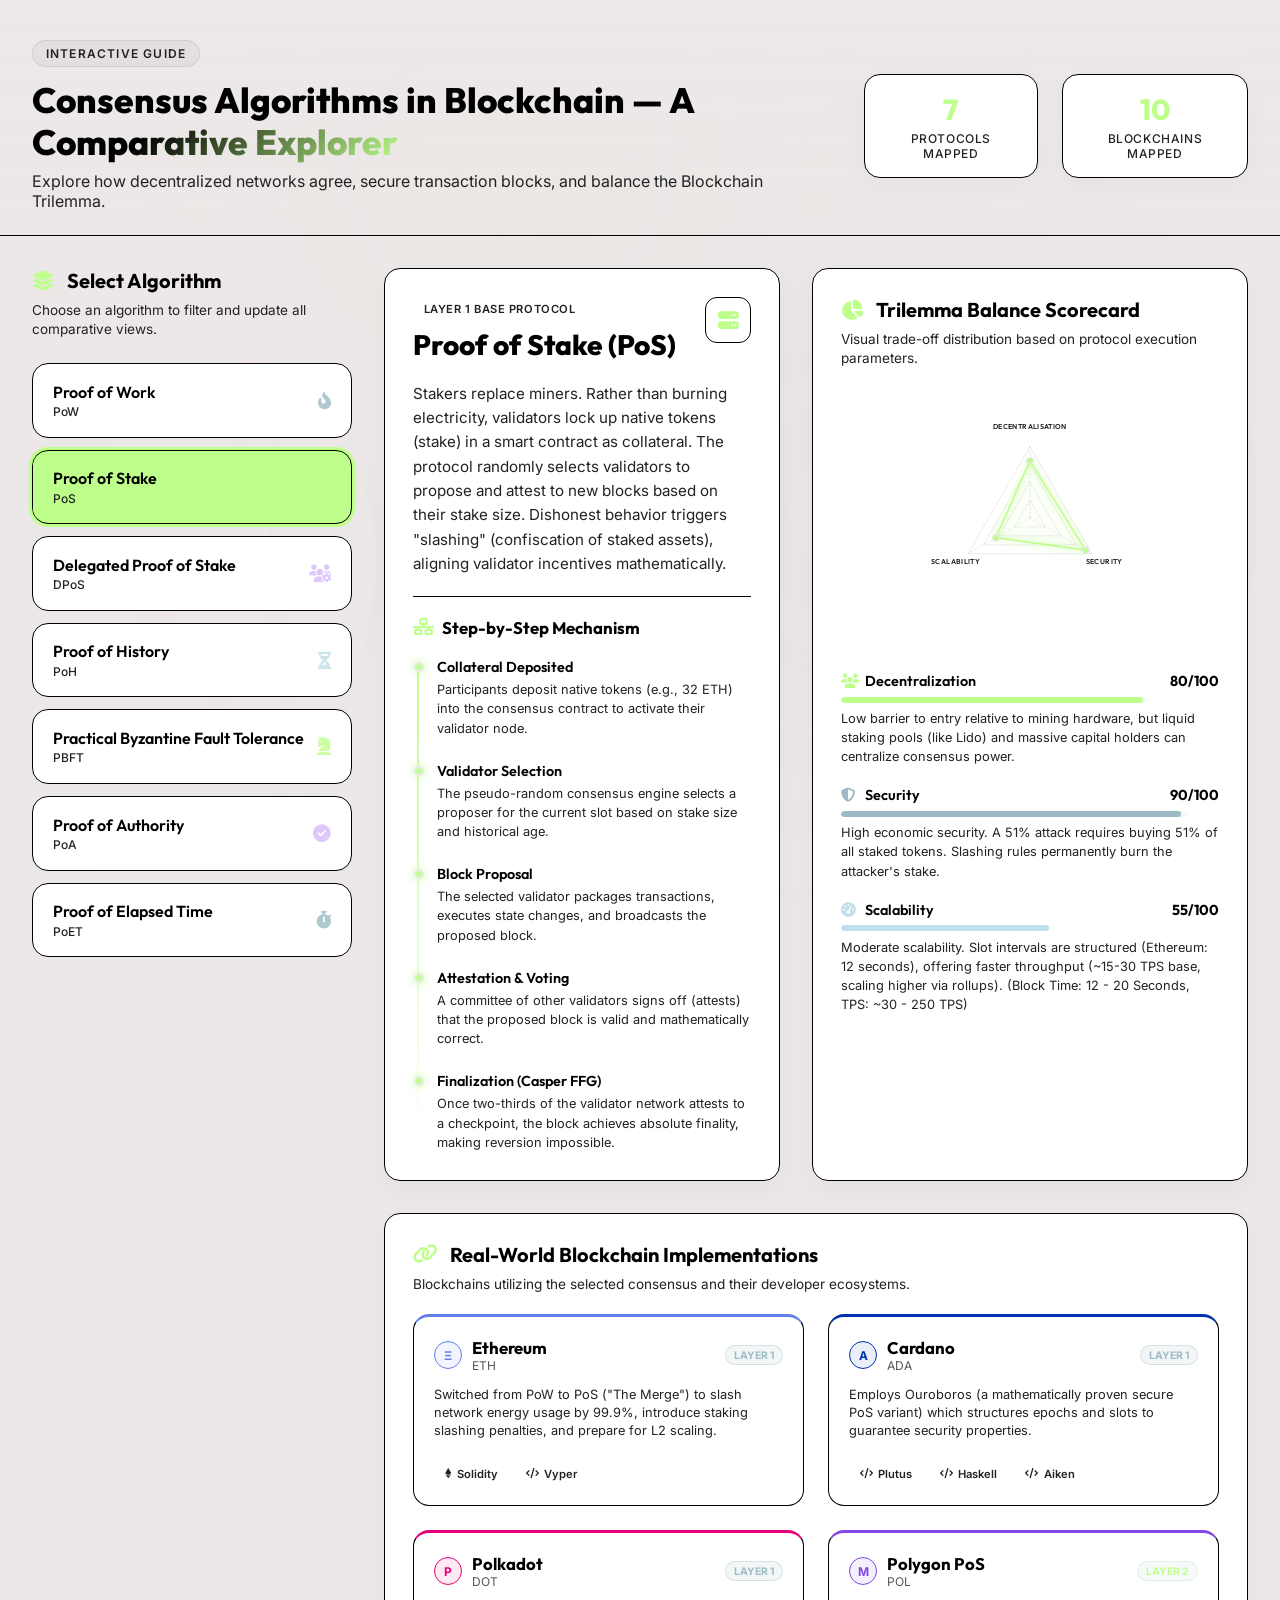
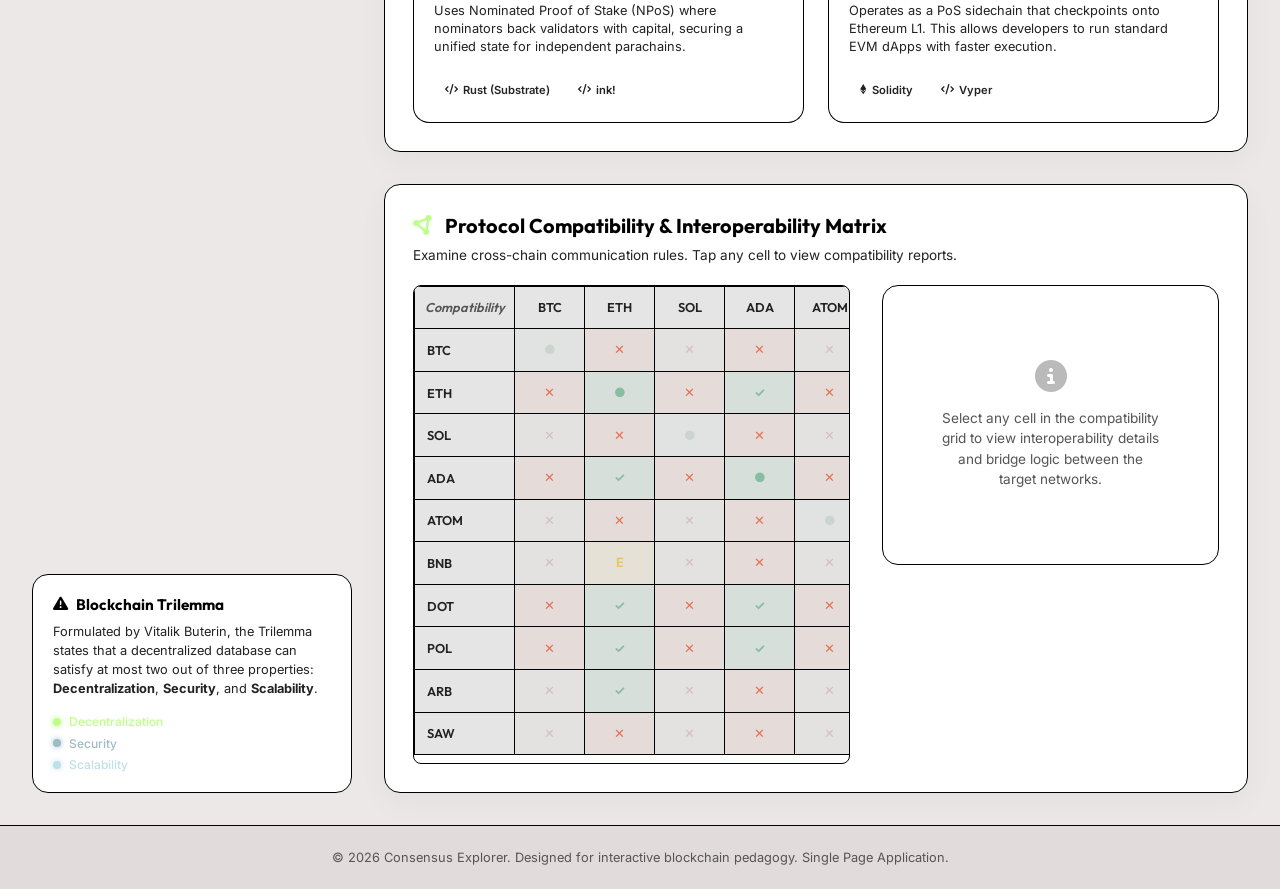
<file: index.html>
<!DOCTYPE html>
<html lang="en">
<head>
    <meta charset="UTF-8">
    <meta name="viewport" content="width=device-width, initial-scale=1.0">
    <title>Blockchain Consensus Algorithms — A Comparative Explorer</title>
    <meta name="description" content="An interactive single-page educational explorer comparing major blockchain consensus algorithms (PoW, PoS, DPoS, PoH, BFT, PoA) across layers, smart contracts, Trilemma ratings, and compatibility.">
    
    <!-- Google Fonts -->
    <link rel="preconnect" href="https://fonts.googleapis.com">
    <link rel="preconnect" href="https://fonts.gstatic.com" crossorigin>
    <link href="https://fonts.googleapis.com/css2?family=Inter:wght@300;400;500;600;700&family=Outfit:wght@400;500;600;700;800;900&display=swap" rel="stylesheet">
    
    <!-- FontAwesome for icons -->
    <link rel="stylesheet" href="https://cdnjs.cloudflare.com/ajax/libs/font-awesome/6.4.0/css/all.min.css">
    
    <link rel="stylesheet" href="styles.css">
</head>
<body>
    <div class="decorations">
        <div class="glow-orb orb-1"></div>
        <div class="glow-orb orb-2"></div>
        <div class="glow-orb orb-3"></div>
    </div>

    <header class="app-header">
        <div class="header-container">
            <div class="brand">
                <span class="badge-tag">Interactive Guide</span>
                <h1 id="app-title">Consensus Algorithms in Blockchain <span class="gradient-text">— A Comparative Explorer</span></h1>
                <p class="tagline">Explore how decentralized networks agree, secure transaction blocks, and balance the Blockchain Trilemma.</p>
            </div>
            <div class="header-stats">
                <div class="stat-card">
                    <span class="stat-num" id="stat-count-algos">6</span>
                    <span class="stat-label">Protocols Mapped</span>
                </div>
                <div class="stat-card">
                    <span class="stat-num" id="stat-count-chains">9</span>
                    <span class="stat-label">Blockchains Mapped</span>
                </div>
            </div>
        </div>
    </header>

    <main class="app-layout">
        <!-- Sidebar Navigation -->
        <aside class="sidebar-panel">
            <div class="card-header">
                <h2><i class="fa-solid fa-layer-group"></i> Select Algorithm</h2>
                <p>Choose an algorithm to filter and update all comparative views.</p>
            </div>
            <nav class="algorithm-nav" id="algo-nav-list">
                <!-- Navigation tabs dynamically injected by JS -->
            </nav>
            
            <div class="trilemma-intro-card">
                <h3><i class="fa-solid fa-triangle-exclamation"></i> Blockchain Trilemma</h3>
                <p>Formulated by Vitalik Buterin, the Trilemma states that a decentralized database can satisfy at most two out of three properties: <strong>Decentralization</strong>, <strong>Security</strong>, and <strong>Scalability</strong>.</p>
                <div class="trilemma-mini-indicators">
                    <span class="tri-ind dec"><span class="dot"></span> Decentralization</span>
                    <span class="tri-ind sec"><span class="dot"></span> Security</span>
                    <span class="tri-ind scal"><span class="dot"></span> Scalability</span>
                </div>
            </div>
        </aside>

        <!-- Main Comparative Workboard -->
        <div class="dashboard-content">
            
            <!-- Row 1: Overview & Trilemma Radar Chart -->
            <div class="grid-row-2">
                <!-- Algorithm Overview Card -->
                <section class="dashboard-card info-card" id="card-overview">
                    <div class="card-header-dynamic">
                        <div class="header-title-group">
                            <span class="algo-type-badge" id="algo-badge">Layer 1 Protocol</span>
                            <h2 id="algo-name">Proof of Stake (PoS)</h2>
                        </div>
                        <div class="algo-icon" id="algo-icon-wrapper">
                            <i class="fa-solid fa-server"></i>
                        </div>
                    </div>
                    <div class="card-body">
                        <p class="algo-description" id="algo-description">
                            Loading details...
                        </p>
                        
                        <div class="stepper-section">
                            <h3><i class="fa-solid fa-network-wired"></i> Step-by-Step Mechanism</h3>
                            <div class="stepper-container" id="algo-stepper">
                                <!-- Dynamic steps will be injected here -->
                            </div>
                        </div>
                    </div>
                </section>

                <!-- Trilemma Visual Scorecard & Radar Chart -->
                <section class="dashboard-card chart-card" id="card-trilemma">
                    <div class="card-header">
                        <h2><i class="fa-solid fa-chart-pie"></i> Trilemma Balance Scorecard</h2>
                        <p>Visual trade-off distribution based on protocol execution parameters.</p>
                    </div>
                    <div class="card-body trilemma-body">
                        <div class="chart-container">
                            <!-- Custom Interactive SVG Radar Chart -->
                            <svg id="radar-chart" viewBox="0 0 400 400" width="100%" height="100%">
                                <!-- Radar circles, spokes, polygon & labels injected and updated dynamically -->
                            </svg>
                        </div>
                        <div class="scorecard-details">
                            <div class="score-row" id="score-dec">
                                <div class="score-header">
                                    <span class="score-label"><i class="fa-solid fa-users"></i> Decentralization</span>
                                    <span class="score-val" id="score-dec-val">0/100</span>
                                </div>
                                <div class="progress-bar-bg"><div class="progress-bar-fill fill-dec" style="width: 0%"></div></div>
                                <p class="score-desc" id="score-dec-desc">...</p>
                            </div>
                            <div class="score-row" id="score-sec">
                                <div class="score-header">
                                    <span class="score-label"><i class="fa-solid fa-shield-halved"></i> Security</span>
                                    <span class="score-val" id="score-sec-val">0/100</span>
                                </div>
                                <div class="progress-bar-bg"><div class="progress-bar-fill fill-sec" style="width: 0%"></div></div>
                                <p class="score-desc" id="score-sec-desc">...</p>
                            </div>
                            <div class="score-row" id="score-scal">
                                <div class="score-header">
                                    <span class="score-label"><i class="fa-solid fa-gauge-high"></i> Scalability</span>
                                    <span class="score-val" id="score-scal-val">0/100</span>
                                </div>
                                <div class="progress-bar-bg"><div class="progress-bar-fill fill-scal" style="width: 0%"></div></div>
                                <p class="score-desc" id="score-scal-desc">...</p>
                            </div>
                        </div>
                    </div>
                </section>
            </div>

            <!-- Row 2: Mapping, Smart Contracts & Layer Classification -->
            <section class="dashboard-card mapping-card" id="card-mappings">
                <div class="card-header">
                    <h2><i class="fa-solid fa-link"></i> Real-World Blockchain Implementations</h2>
                    <p>Blockchains utilizing the selected consensus and their developer ecosystems.</p>
                </div>
                <div class="card-body">
                    <div class="mapping-grid" id="blockchain-mapping-list">
                        <!-- Dynamic blockchain items with smart contract language and layer info -->
                    </div>
                </div>
            </section>

            <!-- Row 3: Interactive Compatibility Heatmap -->
            <section class="dashboard-card matrix-card" id="card-matrix">
                <div class="card-header">
                    <h2><i class="fa-solid fa-circle-nodes"></i> Protocol Compatibility & Interoperability Matrix</h2>
                    <p>Examine cross-chain communication rules. Tap any cell to view compatibility reports.</p>
                </div>
                <div class="card-body matrix-layout">
                    <div class="matrix-scroll-wrapper">
                        <table class="compatibility-table" id="compatibility-matrix-table">
                            <!-- Dynamically generated 2D table -->
                        </table>
                    </div>
                    <div class="interop-details-panel" id="interop-details">
                        <div class="empty-state-text" id="interop-empty-state">
                            <i class="fa-solid fa-circle-info"></i>
                            <p>Select any cell in the compatibility grid to view interoperability details and bridge logic between the target networks.</p>
                        </div>
                        <div class="interop-content hidden" id="interop-content">
                            <div class="interop-title-row">
                                <span class="badge" id="interop-status-badge">Compatible</span>
                                <h3 id="interop-pair-title">Bitcoin &rarr; Ethereum</h3>
                            </div>
                            <div class="interop-summary">
                                <strong>Consensus Rule:</strong> <span id="interop-rules">PoW vs PoS</span>
                            </div>
                            <div class="interop-description">
                                <p id="interop-description-text">...</p>
                            </div>
                            <div class="interop-bridge-guide">
                                <h4><i class="fa-solid fa-bridge"></i> Bridging Technology</h4>
                                <p id="interop-bridge-text">...</p>
                            </div>
                        </div>
                    </div>
                </div>
            </section>
        </div>
    </main>

    <footer class="app-footer-bar">
        <p>&copy; 2026 Consensus Explorer. Designed for interactive blockchain pedagogy. Single Page Application.</p>
    </footer>

    <script src="app.js"></script>
</body>
</html>
</file>
<file: styles.css>
/* -------------------------------------------------------------
 * Consensus Algorithms in Blockchain — A Comparative Explorer
 * Design System and Styling (Vanilla CSS)
 * ------------------------------------------------------------- */

/* Google Fonts Import in HTML. Custom variables defined below: */
:root {
    --bg-dark: #ede8e8;
    --bg-card: #ffffff;
    --bg-card-hover: #f3eeee;
    --bg-sidebar: #ede8e8;
    
    --border-color: #000000;
    --border-color-glow: rgba(0, 0, 0, 0.15);
    
    --text-primary: #000000;
    --text-secondary: #222222;
    --text-muted: #555555;
    
    /* Mapped Consensus protocols to wembi.ai palette colors */
    --color-pow: #9dbbc5;     
    --color-pos: #beff8b;     
    --color-dpos: #d5bafb;    
    --color-poh: #c0dfe9;     
    --color-bft: #beff8b;     
    --color-poa: #d5bafb;     
    --color-poet: #9dbbc5;    
    
    --glow-pow: 0 0 0 3px #9dbbc5;
    --glow-pos: 0 0 0 3px #beff8b;
    --glow-dpos: 0 0 0 3px #d5bafb;
    --glow-poh: 0 0 0 3px #c0dfe9;
    --glow-bft: 0 0 0 3px #beff8b;
    --glow-poa: 0 0 0 3px #d5bafb;
    --glow-poet: 0 0 0 3px #9dbbc5;
    
    /* Default Active Theme (Dynamic fallback fallback in JS) */
    --theme-active: var(--color-pos);
    --theme-glow: var(--glow-pos);
    
    /* Fonts */
    --font-heading: 'Outfit', sans-serif;
    --font-body: 'Inter', sans-serif;
    
    /* Layout */
    --max-width: 1440px;
    --border-radius: 16px;
    --border-radius-sm: 8px;
    --transition-speed: 0.3s;
    --transition-curve: cubic-bezier(0.4, 0, 0.2, 1);
}

/* Base resets & box-sizing */
* {
    margin: 0;
    padding: 0;
    box-sizing: border-box;
}

html {
    scroll-behavior: smooth;
    font-size: 16px;
}

body {
    background-color: var(--bg-dark);
    color: var(--text-primary);
    font-family: var(--font-body);
    min-height: 100vh;
    display: flex;
    flex-direction: column;
    overflow-x: hidden;
    position: relative;
}

/* Ambient glow orbs in background */
.decorations {
    position: fixed;
    top: 0;
    left: 0;
    width: 100%;
    height: 100%;
    pointer-events: none;
    z-index: -1;
    overflow: hidden;
}

.glow-orb {
    position: absolute;
    border-radius: 50%;
    filter: blur(140px);
    opacity: 0.08;
    mix-blend-mode: multiply;
    animation: float 25s infinite alternate ease-in-out;
}

.orb-1 {
    top: -10%;
    left: 20%;
    width: 500px;
    height: 500px;
    background: radial-gradient(circle, var(--color-pos) 0%, transparent 70%);
}

.orb-2 {
    bottom: 10%;
    right: 10%;
    width: 600px;
    height: 600px;
    background: radial-gradient(circle, var(--color-pow) 0%, transparent 70%);
    animation-delay: -5s;
}

.orb-3 {
    top: 40%;
    left: -10%;
    width: 400px;
    height: 400px;
    background: radial-gradient(circle, var(--color-poh) 0%, transparent 70%);
    animation-delay: -10s;
}

@keyframes float {
    0% { transform: translate(0, 0) scale(1); }
    100% { transform: translate(30px, 40px) scale(1.15); }
}

/* Header design */
.app-header {
    background: linear-gradient(180deg, rgba(237, 232, 232, 0.95) 0%, rgba(237, 232, 232, 0) 100%);
    padding: 2.5rem 2rem 1.5rem;
    border-bottom: 1px solid var(--border-color);
}

.header-container {
    max-width: var(--max-width);
    margin: 0 auto;
    display: flex;
    justify-content: space-between;
    align-items: center;
    gap: 2rem;
}

.brand {
    max-width: 800px;
}

.badge-tag {
    display: inline-block;
    background: rgba(0, 0, 0, 0.04);
    border: 1px solid rgba(0, 0, 0, 0.08);
    color: var(--text-secondary);
    font-size: 0.75rem;
    font-weight: 600;
    text-transform: uppercase;
    letter-spacing: 0.1em;
    padding: 0.3rem 0.8rem;
    border-radius: 100px;
    margin-bottom: 0.75rem;
}

.brand h1 {
    font-family: var(--font-heading);
    font-size: 2.2rem;
    font-weight: 800;
    line-height: 1.2;
    margin-bottom: 0.5rem;
}

.gradient-text {
    background: linear-gradient(135deg, #000000 40%, var(--theme-active) 100%);
    -webkit-background-clip: text;
    -webkit-text-fill-color: transparent;
    transition: background var(--transition-speed) var(--transition-curve);
}

.tagline {
    color: var(--text-secondary);
    font-size: 1rem;
    font-weight: 400;
}

.header-stats {
    display: flex;
    gap: 1.5rem;
}

.stat-card {
    background: var(--bg-card);
    backdrop-filter: blur(10px);
    border: 1px solid var(--border-color);
    padding: 1rem 1.5rem;
    border-radius: var(--border-radius);
    text-align: center;
    min-width: 140px;
    box-shadow: 0 4px 20px rgba(0, 0, 0, 0.03);
}

.stat-num {
    display: block;
    font-family: var(--font-heading);
    font-size: 1.8rem;
    font-weight: 800;
    color: var(--theme-active);
    transition: color var(--transition-speed) var(--transition-curve);
}

.stat-label {
    font-size: 0.75rem;
    color: var(--text-secondary);
    text-transform: uppercase;
    letter-spacing: 0.05em;
    font-weight: 500;
    margin-top: 0.25rem;
    display: block;
}

/* Layout structure */
.app-layout {
    flex: 1;
    max-width: var(--max-width);
    width: 100%;
    margin: 0 auto;
    padding: 2rem;
    display: grid;
    grid-template-columns: 320px 1fr;
    gap: 2rem;
}

/* Sidebar Styling */
.sidebar-panel {
    display: flex;
    flex-direction: column;
    gap: 1.5rem;
}

.card-header h2 {
    font-family: var(--font-heading);
    font-size: 1.25rem;
    font-weight: 700;
    color: var(--text-primary);
    display: flex;
    align-items: center;
    gap: 0.75rem;
    margin-bottom: 0.5rem;
}

.card-header h2 i {
    color: var(--theme-active);
    transition: color var(--transition-speed) var(--transition-curve);
}

.card-header p {
    font-size: 0.85rem;
    color: var(--text-secondary);
    line-height: 1.4;
}

.algorithm-nav {
    display: flex;
    flex-direction: column;
    gap: 0.75rem;
}

.nav-item {
    background: var(--bg-card);
    backdrop-filter: blur(10px);
    border: 1px solid var(--border-color);
    padding: 1.1rem 1.25rem;
    border-radius: var(--border-radius);
    cursor: pointer;
    display: flex;
    align-items: center;
    justify-content: space-between;
    transition: all var(--transition-speed) var(--transition-curve);
    position: relative;
    overflow: hidden;
}

.nav-item::before {
    content: '';
    position: absolute;
    left: 0;
    top: 0;
    height: 100%;
    width: 4px;
    background-color: transparent;
    transition: background-color var(--transition-speed);
}

.nav-item:hover {
    background: var(--bg-card-hover);
    border-color: rgba(177, 211, 185, 0.25);
    transform: translateX(4px);
}

.nav-item.active {
    background: var(--theme-active);
    border-color: var(--border-color);
    box-shadow: var(--theme-glow);
}

.nav-item.active::before {
    background-color: var(--item-color);
}

.nav-title-block {
    display: flex;
    flex-direction: column;
    gap: 0.15rem;
}

.nav-name {
    font-family: var(--font-heading);
    font-size: 1rem;
    font-weight: 600;
    color: var(--text-primary);
}

.nav-short {
    font-size: 0.75rem;
    color: var(--text-secondary);
    font-weight: 500;
}

.nav-icon {
    font-size: 1.1rem;
    color: var(--item-color);
    opacity: 0.8;
}

/* Specific theme assignments for individual tabs (set dynamically or statically via inline variables) */
.nav-item-pow { --item-color: var(--color-pow); --border-glow-color: var(--border-color-glow); --shadow-glow: var(--glow-pow); }
.nav-item-pos { --item-color: var(--color-pos); --border-glow-color: rgba(168, 85, 247, 0.3); --shadow-glow: var(--glow-pos); }
.nav-item-dpos { --item-color: var(--color-dpos); --border-glow-color: rgba(59, 130, 246, 0.3); --shadow-glow: var(--glow-dpos); }
.nav-item-poh { --item-color: var(--color-poh); --border-glow-color: rgba(16, 185, 129, 0.3); --shadow-glow: var(--glow-poh); }
.nav-item-bft { --item-color: var(--color-bft); --border-glow-color: rgba(249, 115, 22, 0.3); --shadow-glow: var(--glow-bft); }
.nav-item-poa { --item-color: var(--color-poa); --border-glow-color: rgba(245, 158, 11, 0.3); --shadow-glow: var(--glow-poa); }
.nav-item-poet { --item-color: var(--color-poet); --border-glow-color: rgba(6, 214, 160, 0.3); --shadow-glow: var(--glow-poet); }

.trilemma-intro-card {
    background: var(--bg-card);
    backdrop-filter: blur(10px);
    border: 1px solid var(--border-color);
    padding: 1.25rem;
    border-radius: var(--border-radius);
    margin-top: auto;
}

.trilemma-intro-card h3 {
    font-family: var(--font-heading);
    font-size: 0.95rem;
    font-weight: 700;
    margin-bottom: 0.5rem;
    display: flex;
    align-items: center;
    gap: 0.5rem;
}

.trilemma-intro-card p {
    font-size: 0.8rem;
    color: var(--text-secondary);
    line-height: 1.5;
    margin-bottom: 1rem;
}

.trilemma-mini-indicators {
    display: flex;
    flex-direction: column;
    gap: 0.4rem;
}

.tri-ind {
    font-size: 0.75rem;
    font-weight: 500;
    display: flex;
    align-items: center;
    gap: 0.5rem;
}

.tri-ind .dot {
    width: 8px;
    height: 8px;
    border-radius: 50%;
}

.tri-ind.dec { color: var(--color-pos); }
.tri-ind.dec .dot { background-color: var(--color-pos); box-shadow: 0 0 6px var(--color-pos); }
.tri-ind.sec { color: var(--color-pow); }
.tri-ind.sec .dot { background-color: var(--color-pow); box-shadow: 0 0 6px var(--color-pow); }
.tri-ind.scal { color: var(--color-poh); }
.tri-ind.scal .dot { background-color: var(--color-poh); box-shadow: 0 0 6px var(--color-poh); }

/* Dashboard core layout */
.dashboard-content {
    display: flex;
    flex-direction: column;
    gap: 2rem;
}

.grid-row-2 {
    display: grid;
    grid-template-columns: 1fr 1.1fr;
    gap: 2rem;
}

.dashboard-card {
    background: var(--bg-card);
    backdrop-filter: blur(12px);
    border: 1px solid var(--border-color);
    border-radius: var(--border-radius);
    padding: 1.75rem;
    box-shadow: 0 10px 30px rgba(0, 0, 0, 0.04);
    display: flex;
    flex-direction: column;
    gap: 1.25rem;
    transition: border-color var(--transition-speed) var(--transition-curve),
                box-shadow var(--transition-speed) var(--transition-curve);
    position: relative;
}

.dashboard-card:hover {
    border-color: rgba(255, 255, 255, 0.1);
}

.card-header-dynamic {
    display: flex;
    justify-content: space-between;
    align-items: flex-start;
    gap: 1.5rem;
}

.header-title-group {
    display: flex;
    flex-direction: column;
    gap: 0.35rem;
}

.algo-type-badge {
    align-self: flex-start;
    background: rgba(255, 255, 255, 0.05);
    border: 1px solid rgba(255, 255, 255, 0.1);
    color: var(--text-secondary);
    font-size: 0.7rem;
    font-weight: 600;
    text-transform: uppercase;
    letter-spacing: 0.05em;
    padding: 0.25rem 0.6rem;
    border-radius: 4px;
}

#algo-name {
    font-family: var(--font-heading);
    font-size: 1.75rem;
    font-weight: 800;
    color: var(--text-primary);
}

.algo-icon-wrapper {
    background: rgba(255, 255, 255, 0.05);
}

.algo-icon {
    width: 46px;
    height: 46px;
    border-radius: 12px;
    background: rgba(255, 255, 255, 0.03);
    border: 1px solid var(--border-color);
    display: flex;
    align-items: center;
    justify-content: center;
    font-size: 1.3rem;
    color: var(--theme-active);
    box-shadow: inset 0 0 10px rgba(255, 255, 255, 0.02);
    transition: all var(--transition-speed) var(--transition-curve);
}

.algo-description {
    font-size: 0.95rem;
    color: var(--text-secondary);
    line-height: 1.6;
}

/* Stepper section */
.stepper-section {
    margin-top: 1.25rem;
    border-top: 1px solid var(--border-color);
    padding-top: 1.25rem;
}

.stepper-section h3 {
    font-family: var(--font-heading);
    font-size: 1.05rem;
    font-weight: 700;
    margin-bottom: 1.25rem;
    display: flex;
    align-items: center;
    gap: 0.5rem;
}

.stepper-section h3 i {
    color: var(--theme-active);
    transition: color var(--transition-speed);
}

.stepper-container {
    display: flex;
    flex-direction: column;
    gap: 1.5rem;
    position: relative;
    padding-left: 1.5rem;
}

.stepper-container::before {
    content: '';
    position: absolute;
    left: 4px;
    top: 8px;
    bottom: 8px;
    width: 2px;
    background: linear-gradient(to bottom, var(--theme-active) 0%, rgba(255, 255, 255, 0.05) 100%);
    transition: background var(--transition-speed);
}

.step-item {
    position: relative;
    animation: fadeInStep 0.4s cubic-bezier(0.16, 1, 0.3, 1) forwards;
    opacity: 0;
}

@keyframes fadeInStep {
    from {
        opacity: 0;
        transform: translateY(10px);
    }
    to {
        opacity: 1;
        transform: translateY(0);
    }
}

.step-node {
    position: absolute;
    left: -23px;
    top: 4px;
    width: 10px;
    height: 10px;
    border-radius: 50%;
    background-color: var(--theme-active);
    border: 2px solid var(--bg-dark);
    box-shadow: 0 0 8px var(--theme-active);
    transition: all var(--transition-speed);
}

.step-title {
    font-family: var(--font-heading);
    font-size: 0.9rem;
    font-weight: 600;
    color: var(--text-primary);
    margin-bottom: 0.25rem;
}

.step-desc {
    font-size: 0.8rem;
    color: var(--text-secondary);
    line-height: 1.5;
}

/* Trilemma scoring & Radar Chart */
.trilemma-body {
    display: flex;
    flex-direction: column;
    gap: 1.5rem;
}

.chart-container {
    height: 260px;
    display: flex;
    align-items: center;
    justify-content: center;
    position: relative;
}

#radar-chart {
    max-height: 100%;
}

/* Radar Chart Styling */
.radar-grid {
    stroke: rgba(0, 0, 0, 0.12);
    stroke-width: 1;
}

.radar-spoke {
    stroke: rgba(0, 0, 0, 0.18);
    stroke-width: 1;
    stroke-dasharray: 3, 3;
}

.radar-label {
    fill: var(--text-secondary);
    font-family: var(--font-heading);
    font-size: 11px;
    font-weight: 600;
    text-transform: uppercase;
    letter-spacing: 0.05em;
}

.radar-poly-bg {
    fill: var(--theme-active);
    opacity: 0.07;
    transition: fill var(--transition-speed), d var(--transition-speed) var(--transition-curve);
}

.radar-poly-stroke {
    stroke: var(--theme-active);
    stroke-width: 2.5;
    fill: none;
    filter: drop-shadow(0 0 6px var(--theme-active));
    transition: stroke var(--transition-speed), d var(--transition-speed) var(--transition-curve);
}

.radar-point {
    fill: var(--theme-active);
    stroke: var(--bg-dark);
    stroke-width: 2;
    transition: fill var(--transition-speed), cx var(--transition-speed) var(--transition-curve), cy var(--transition-speed) var(--transition-curve);
}

/* Scorecard Details list */
.scorecard-details {
    display: flex;
    flex-direction: column;
    gap: 1.25rem;
}

.score-row {
    display: flex;
    flex-direction: column;
    gap: 0.4rem;
}

.score-header {
    display: flex;
    justify-content: space-between;
    align-items: center;
}

.score-label {
    font-family: var(--font-heading);
    font-size: 0.9rem;
    font-weight: 600;
    color: var(--text-primary);
    display: flex;
    align-items: center;
    gap: 0.5rem;
}

.score-label i {
    width: 16px;
}

#score-dec i { color: var(--color-pos); }
#score-sec i { color: var(--color-pow); }
#score-scal i { color: var(--color-poh); }

.score-val {
    font-family: var(--font-heading);
    font-size: 0.9rem;
    font-weight: 700;
}

.progress-bar-bg {
    height: 6px;
    background: rgba(255, 255, 255, 0.05);
    border-radius: 100px;
    overflow: hidden;
}

.progress-bar-fill {
    height: 100%;
    border-radius: 100px;
    transition: width var(--transition-speed) var(--transition-curve);
}

.fill-dec { background-color: var(--color-pos); box-shadow: 0 0 10px rgba(136, 189, 164, 0.5); }
.fill-sec { background-color: var(--color-pow); box-shadow: 0 0 10px rgba(101, 146, 135, 0.5); }
.fill-scal { background-color: var(--color-poh); box-shadow: 0 0 10px rgba(230, 242, 221, 0.5); }

.score-desc {
    font-size: 0.8rem;
    color: var(--text-secondary);
    line-height: 1.5;
}

/* Mapping Card / Real-World Blockchains */
.mapping-grid {
    display: grid;
    grid-template-columns: repeat(auto-fill, minmax(280px, 1fr));
    gap: 1.5rem;
}

.blockchain-card {
    background: rgba(255, 255, 255, 0.02);
    border: 1px solid var(--border-color);
    border-radius: var(--border-radius);
    padding: 1.25rem;
    display: flex;
    flex-direction: column;
    gap: 0.8rem;
    transition: all var(--transition-speed) var(--transition-curve);
    position: relative;
    overflow: hidden;
}

.blockchain-card::before {
    content: '';
    position: absolute;
    top: 0;
    right: 0;
    width: 60px;
    height: 60px;
    background: radial-gradient(circle, rgba(255,255,255,0.03) 0%, transparent 70%);
    border-radius: 50%;
}

.blockchain-card:hover {
    transform: translateY(-3px);
    background: rgba(255, 255, 255, 0.04);
    border-color: rgba(255, 255, 255, 0.15);
    box-shadow: 0 10px 20px rgba(0, 0, 0, 0.15);
}

.blockchain-title-row {
    display: flex;
    justify-content: space-between;
    align-items: center;
}

.blockchain-name-group {
    display: flex;
    align-items: center;
    gap: 0.6rem;
}

.blockchain-logo {
    width: 28px;
    height: 28px;
    border-radius: 50%;
    background: rgba(255, 255, 255, 0.08);
    display: flex;
    align-items: center;
    justify-content: center;
    font-weight: 700;
    font-size: 0.75rem;
    color: var(--text-primary);
    border: 1px solid var(--border-color);
}

.blockchain-name {
    font-family: var(--font-heading);
    font-size: 1.05rem;
    font-weight: 700;
    color: var(--text-primary);
}

.layer-badge {
    background: rgba(101, 146, 135, 0.08);
    border: 1px solid rgba(101, 146, 135, 0.2);
    color: var(--color-pow);
    font-size: 0.65rem;
    font-weight: 700;
    padding: 0.15rem 0.5rem;
    border-radius: 100px;
    text-transform: uppercase;
}

.layer-badge.l2 {
    background: rgba(136, 189, 164, 0.08);
    border: 1px solid rgba(136, 189, 164, 0.2);
    color: var(--color-pos);
}

.blockchain-suit-reason {
    font-size: 0.8rem;
    color: var(--text-secondary);
    line-height: 1.4;
}

.language-container {
    display: flex;
    flex-wrap: wrap;
    gap: 0.4rem;
    margin-top: auto;
    padding-top: 0.6rem;
    border-top: 1px solid rgba(255, 255, 255, 0.04);
}

.lang-badge {
    background: rgba(255, 255, 255, 0.04);
    border: 1px solid rgba(255, 255, 255, 0.06);
    color: var(--text-secondary);
    font-size: 0.7rem;
    font-weight: 600;
    padding: 0.2rem 0.6rem;
    border-radius: 4px;
    display: flex;
    align-items: center;
    gap: 0.35rem;
}

.lang-badge i {
    font-size: 0.65rem;
}

/* Compatibility Matrix Heatmap */
.matrix-layout {
    display: grid;
    grid-template-columns: 1.3fr 1fr;
    gap: 2rem;
    align-items: start;
}

.matrix-scroll-wrapper {
    overflow-x: auto;
    padding-bottom: 0.5rem;
    border-radius: var(--border-radius-sm);
    border: 1px solid var(--border-color);
}

.compatibility-table {
    width: 100%;
    border-collapse: collapse;
    font-size: 0.8rem;
    text-align: center;
    background: rgba(0, 0, 0, 0.1);
}

.compatibility-table th, .compatibility-table td {
    padding: 0.8rem 0.5rem;
    border: 1px solid var(--border-color);
    min-width: 70px;
}

.compatibility-table th {
    font-family: var(--font-heading);
    font-weight: 600;
    color: var(--text-secondary);
    background: rgba(255, 255, 255, 0.01);
}

.compatibility-table th.header-corner {
    min-width: 100px;
    font-style: italic;
    color: var(--text-muted);
}

.matrix-row-header {
    font-family: var(--font-heading);
    font-weight: 600;
    color: var(--text-secondary);
    text-align: left;
    padding-left: 0.75rem !important;
    background: rgba(255, 255, 255, 0.01);
}

/* Cell State Colors (Heatmap nodes) */
.cell-compat {
    background: rgba(136, 189, 164, 0.15) !important;
    color: #88bda4;
    font-weight: 700;
    cursor: pointer;
    transition: all 0.2s;
}

.cell-compat:hover {
    background: rgba(136, 189, 164, 0.3) !important;
    box-shadow: inset 0 0 10px rgba(136, 189, 164, 0.4);
}

.cell-partial {
    background: rgba(233, 196, 106, 0.12) !important;
    color: #e9c46a;
    font-weight: 700;
    cursor: pointer;
    transition: all 0.2s;
}

.cell-partial:hover {
    background: rgba(233, 196, 106, 0.25) !important;
    box-shadow: inset 0 0 10px rgba(233, 196, 106, 0.4);
}

.cell-incompat {
    background: rgba(231, 111, 81, 0.08) !important;
    color: #e76f51;
    font-weight: 500;
    cursor: pointer;
    transition: all 0.2s;
}

.cell-incompat:hover {
    background: rgba(231, 111, 81, 0.2) !important;
    box-shadow: inset 0 0 10px rgba(231, 111, 81, 0.3);
}

.cell-active {
    outline: 2px solid var(--theme-active);
    outline-offset: -2px;
    box-shadow: 0 0 15px var(--theme-active);
}

/* Compatibility Detail Panel */
.interop-details-panel {
    background: rgba(255, 255, 255, 0.01);
    border: 1px solid var(--border-color);
    border-radius: var(--border-radius);
    padding: 1.5rem;
    min-height: 280px;
    display: flex;
    flex-direction: column;
    justify-content: center;
}

.empty-state-text {
    text-align: center;
    color: var(--text-muted);
    padding: 2rem;
    display: flex;
    flex-direction: column;
    align-items: center;
    gap: 1rem;
}

.empty-state-text i {
    font-size: 2rem;
    opacity: 0.4;
}

.empty-state-text p {
    font-size: 0.85rem;
    line-height: 1.5;
}

.interop-content {
    display: flex;
    flex-direction: column;
    gap: 1.25rem;
    animation: fadeIn 0.3s ease-out;
}

@keyframes fadeIn {
    from { opacity: 0; transform: translateY(5px); }
    to { opacity: 1; transform: translateY(0); }
}

.interop-title-row {
    display: flex;
    justify-content: space-between;
    align-items: center;
    border-bottom: 1px solid var(--border-color);
    padding-bottom: 0.75rem;
}

.interop-title-row h3 {
    font-family: var(--font-heading);
    font-size: 1.2rem;
    font-weight: 700;
}

.badge {
    font-size: 0.7rem;
    font-weight: 700;
    padding: 0.2rem 0.6rem;
    border-radius: 4px;
    text-transform: uppercase;
}

.badge.compat {
    background: rgba(136, 189, 164, 0.1);
    border: 1px solid rgba(136, 189, 164, 0.2);
    color: #88bda4;
}

.badge.partial {
    background: rgba(233, 196, 106, 0.1);
    border: 1px solid rgba(233, 196, 106, 0.2);
    color: #e9c46a;
}

.badge.incompat {
    background: rgba(231, 111, 81, 0.1);
    border: 1px solid rgba(231, 111, 81, 0.2);
    color: #e76f51;
}

.interop-summary {
    font-size: 0.85rem;
    color: var(--text-primary);
}

.interop-summary strong {
    color: var(--text-secondary);
}

.interop-description {
    font-size: 0.85rem;
    color: var(--text-secondary);
    line-height: 1.5;
}

.interop-bridge-guide {
    background: rgba(255, 255, 255, 0.02);
    border-left: 3px solid var(--theme-active);
    padding: 1rem;
    border-radius: 0 var(--border-radius-sm) var(--border-radius-sm) 0;
    transition: border-color var(--transition-speed);
}

.interop-bridge-guide h4 {
    font-family: var(--font-heading);
    font-size: 0.85rem;
    font-weight: 700;
    margin-bottom: 0.4rem;
    display: flex;
    align-items: center;
    gap: 0.4rem;
    color: var(--text-primary);
}

.interop-bridge-guide p {
    font-size: 0.8rem;
    color: var(--text-secondary);
    line-height: 1.4;
}

.hidden {
    display: none !important;
}

/* Footer layout */
.app-footer-bar {
    margin-top: auto;
    background: #e2dbdb;
    border-top: 1px solid var(--border-color);
    padding: 1.5rem 2rem;
    text-align: center;
}

.app-footer-bar p {
    font-size: 0.8rem;
    color: var(--text-muted);
}

/* Responsive breakdowns */
@media (max-width: 1100px) {
    .app-layout {
        grid-template-columns: 1fr;
    }
    
    .sidebar-panel {
        flex-direction: row;
        flex-wrap: wrap;
    }
    
    .sidebar-panel > * {
        flex: 1 1 300px;
    }
    
    .algorithm-nav {
        flex-direction: row;
        flex-wrap: wrap;
    }
    
    .nav-item {
        flex: 1 1 140px;
    }
}

@media (max-width: 768px) {
    html {
        font-size: 14px;
    }
    
    .header-container {
        flex-direction: column;
        align-items: flex-start;
        gap: 1.5rem;
    }
    
    .header-stats {
        width: 100%;
        justify-content: space-between;
    }
    
    .grid-row-2 {
        grid-template-columns: 1fr;
    }
    
    .matrix-layout {
        grid-template-columns: 1fr;
    }
}
</file>
